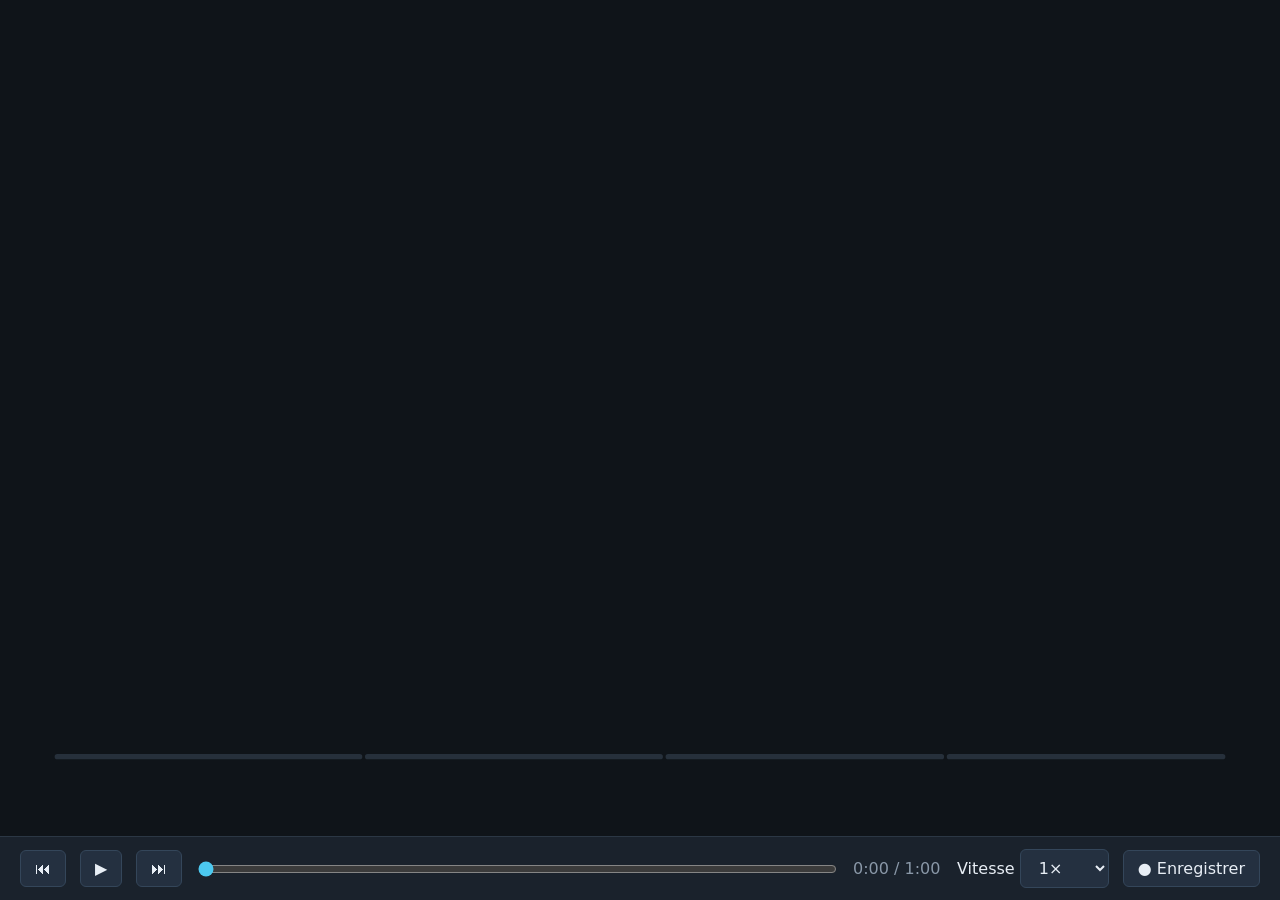
<file: viz/baseline/index.html>
<!doctype html>
<html lang="fr">
<head>
<meta charset="utf-8">
<meta name="viewport" content="width=device-width, initial-scale=1">
<title>Baseline – C-MAPSS</title>
<link rel="stylesheet" href="../lib/style.css">
</head>
<body>
<div id="stage"></div>

<div id="countdown" hidden></div>

<div id="controls">
  <button id="prev" title="Scène précédente (←)">⏮</button>
  <button id="play" title="Lecture / pause (Espace)">▶</button>
  <button id="next" title="Scène suivante (→)">⏭</button>
  <input id="scrub" type="range" min="0" max="1000" value="0">
  <span id="time">0:00 / 0:00</span>
  <label>Vitesse
    <select id="speed">
      <option value="0.5">0,5×</option>
      <option value="1" selected>1×</option>
      <option value="2">2×</option>
    </select>
  </label>
  <button id="rec" title="Filme l'onglet (Chrome ou Edge) et télécharge la vidéo">● Enregistrer</button>
</div>

<div id="msg" hidden></div>

<script src="../lib/d3.v7.9.0.min.js"></script>
<script src="../lib/core.js"></script>
<script src="app.js"></script>
</body>
</html>
</file>
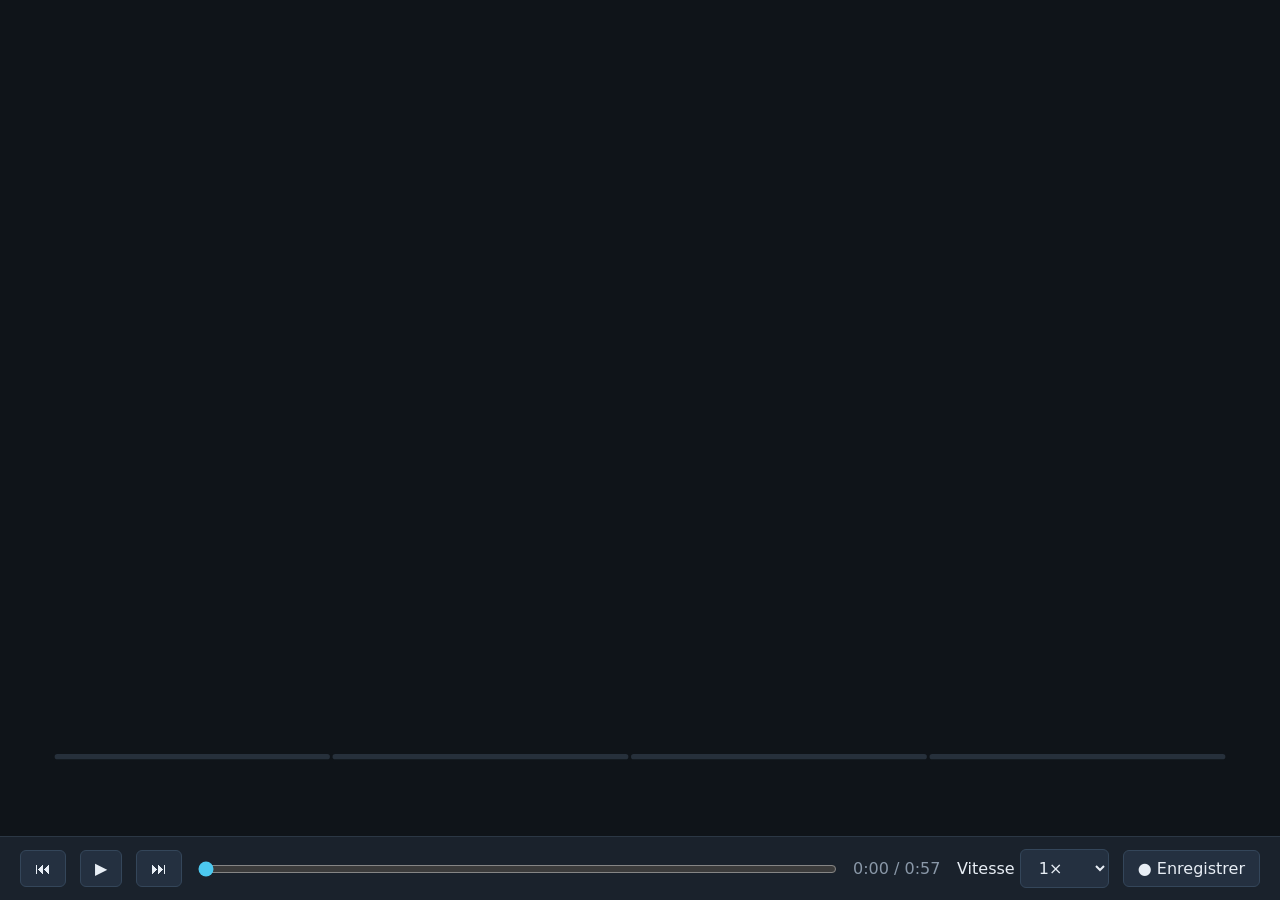
<file: viz/entrainement/index.html>
<!doctype html>
<html lang="fr">
<head>
<meta charset="utf-8">
<meta name="viewport" content="width=device-width, initial-scale=1">
<title>Entraînement du réseau – C-MAPSS</title>
<link rel="stylesheet" href="../lib/style.css">
</head>
<body>
<div id="stage"></div>

<div id="countdown" hidden></div>

<div id="controls">
  <button id="prev" title="Scène précédente (←)">⏮</button>
  <button id="play" title="Lecture / pause (Espace)">▶</button>
  <button id="next" title="Scène suivante (→)">⏭</button>
  <input id="scrub" type="range" min="0" max="1000" value="0">
  <span id="time">0:00 / 0:00</span>
  <label>Vitesse
    <select id="speed">
      <option value="0.5">0,5×</option>
      <option value="1" selected>1×</option>
      <option value="2">2×</option>
    </select>
  </label>
  <button id="rec" title="Filme l'onglet (Chrome ou Edge) et télécharge la vidéo">● Enregistrer</button>
</div>

<div id="msg" hidden></div>

<script src="../lib/d3.v7.9.0.min.js"></script>
<script src="../lib/core.js"></script>
<script src="app.js"></script>
</body>
</html>
</file>
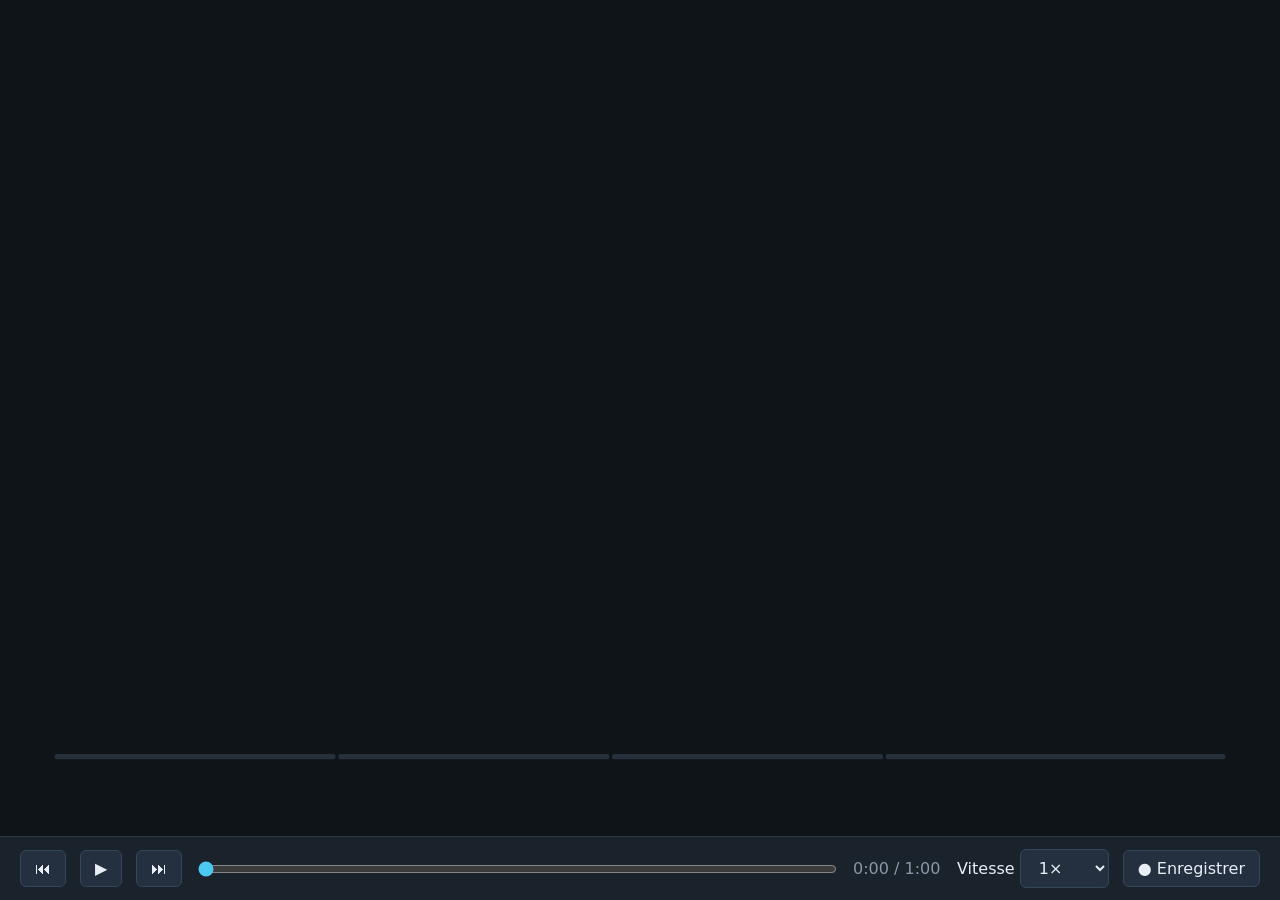
<file: viz/fenetres/index.html>
<!doctype html>
<html lang="fr">
<head>
<meta charset="utf-8">
<meta name="viewport" content="width=device-width, initial-scale=1">
<title>Fenêtres glissantes – C-MAPSS</title>
<link rel="stylesheet" href="../lib/style.css">
</head>
<body>
<div id="stage"></div>

<div id="countdown" hidden></div>

<div id="controls">
  <button id="prev" title="Scène précédente (←)">⏮</button>
  <button id="play" title="Lecture / pause (Espace)">▶</button>
  <button id="next" title="Scène suivante (→)">⏭</button>
  <input id="scrub" type="range" min="0" max="1000" value="0">
  <span id="time">0:00 / 0:00</span>
  <label>Vitesse
    <select id="speed">
      <option value="0.5">0,5×</option>
      <option value="1" selected>1×</option>
      <option value="2">2×</option>
    </select>
  </label>
  <button id="rec" title="Filme l'onglet (Chrome ou Edge) et télécharge la vidéo">● Enregistrer</button>
</div>

<div id="msg" hidden></div>

<script src="../lib/d3.v7.9.0.min.js"></script>
<script src="../lib/core.js"></script>
<script src="app.js"></script>
</body>
</html>
</file>
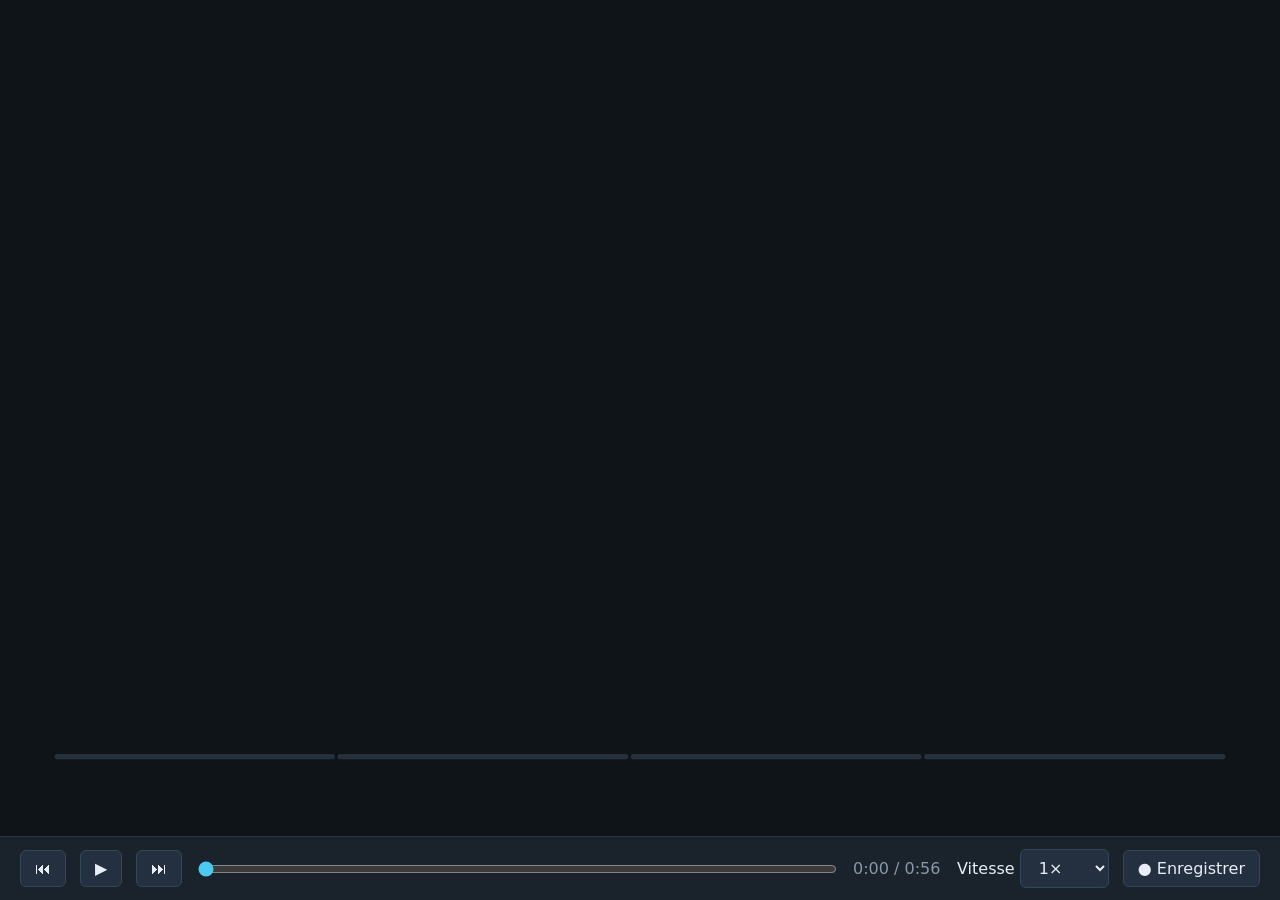
<file: viz/metriques/index.html>
<!doctype html>
<html lang="fr">
<head>
<meta charset="utf-8">
<meta name="viewport" content="width=device-width, initial-scale=1">
<title>Métriques – C-MAPSS</title>
<link rel="stylesheet" href="../lib/style.css">
</head>
<body>
<div id="stage"></div>

<div id="countdown" hidden></div>

<div id="controls">
  <button id="prev" title="Scène précédente (←)">⏮</button>
  <button id="play" title="Lecture / pause (Espace)">▶</button>
  <button id="next" title="Scène suivante (→)">⏭</button>
  <input id="scrub" type="range" min="0" max="1000" value="0">
  <span id="time">0:00 / 0:00</span>
  <label>Vitesse
    <select id="speed">
      <option value="0.5">0,5×</option>
      <option value="1" selected>1×</option>
      <option value="2">2×</option>
    </select>
  </label>
  <button id="rec" title="Filme l'onglet (Chrome ou Edge) et télécharge la vidéo">● Enregistrer</button>
</div>

<div id="msg" hidden></div>

<script src="../lib/d3.v7.9.0.min.js"></script>
<script src="../lib/core.js"></script>
<script src="app.js"></script>
</body>
</html>
</file>
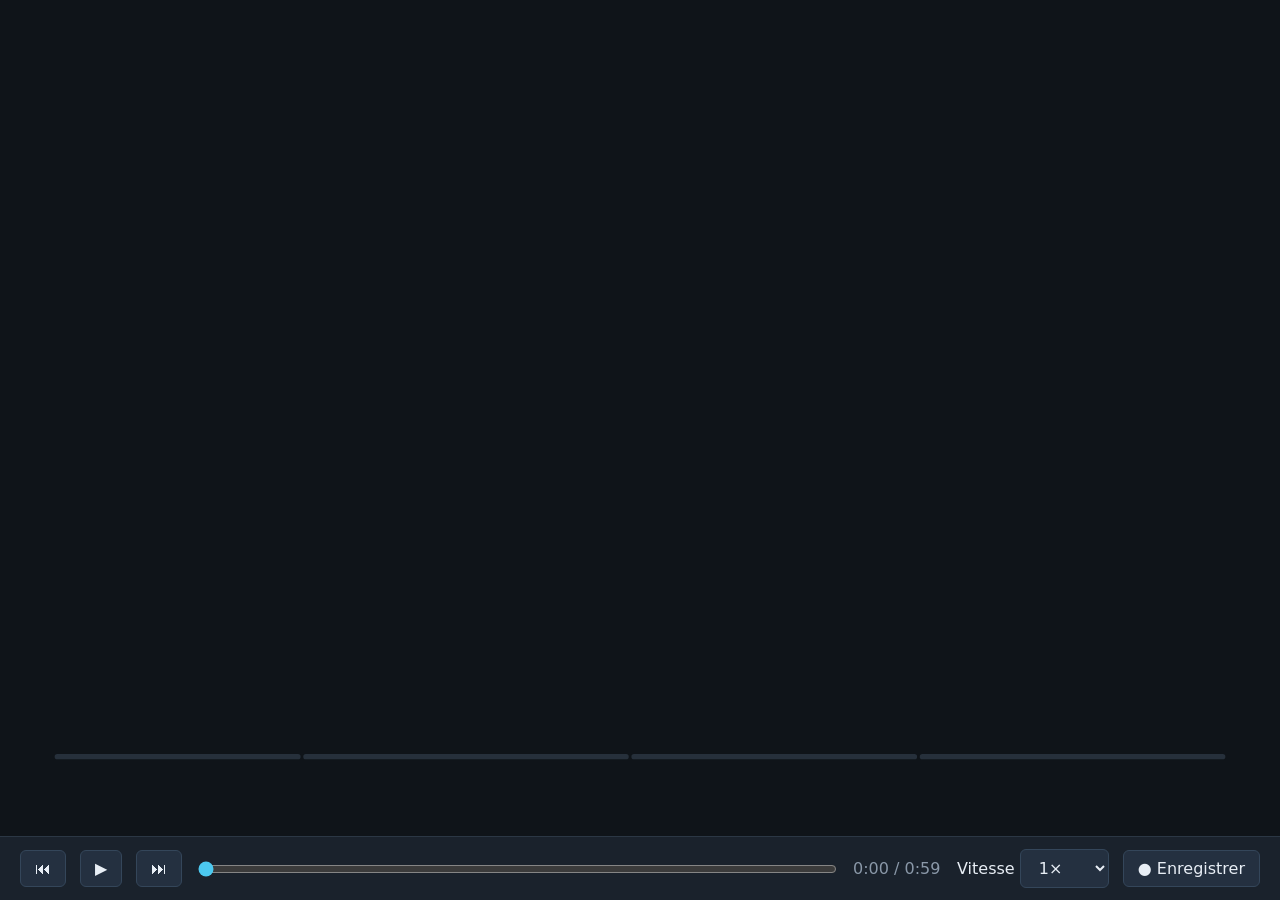
<file: viz/normalisation/index.html>
<!doctype html>
<html lang="fr">
<head>
<meta charset="utf-8">
<meta name="viewport" content="width=device-width, initial-scale=1">
<title>Normalisation par condition de vol – C-MAPSS</title>
<link rel="stylesheet" href="../lib/style.css">
</head>
<body>
<div id="stage"></div>

<div id="countdown" hidden></div>

<div id="controls">
  <button id="prev" title="Scène précédente (←)">⏮</button>
  <button id="play" title="Lecture / pause (Espace)">▶</button>
  <button id="next" title="Scène suivante (→)">⏭</button>
  <input id="scrub" type="range" min="0" max="1000" value="0">
  <span id="time">0:00 / 0:00</span>
  <label>Vitesse
    <select id="speed">
      <option value="0.5">0,5×</option>
      <option value="1" selected>1×</option>
      <option value="2">2×</option>
    </select>
  </label>
  <button id="rec" title="Filme l'onglet (Chrome ou Edge) et télécharge la vidéo">● Enregistrer</button>
</div>

<div id="msg" hidden></div>

<script src="../lib/d3.v7.9.0.min.js"></script>
<script src="../lib/core.js"></script>
<script src="app.js"></script>
</body>
</html>
</file>
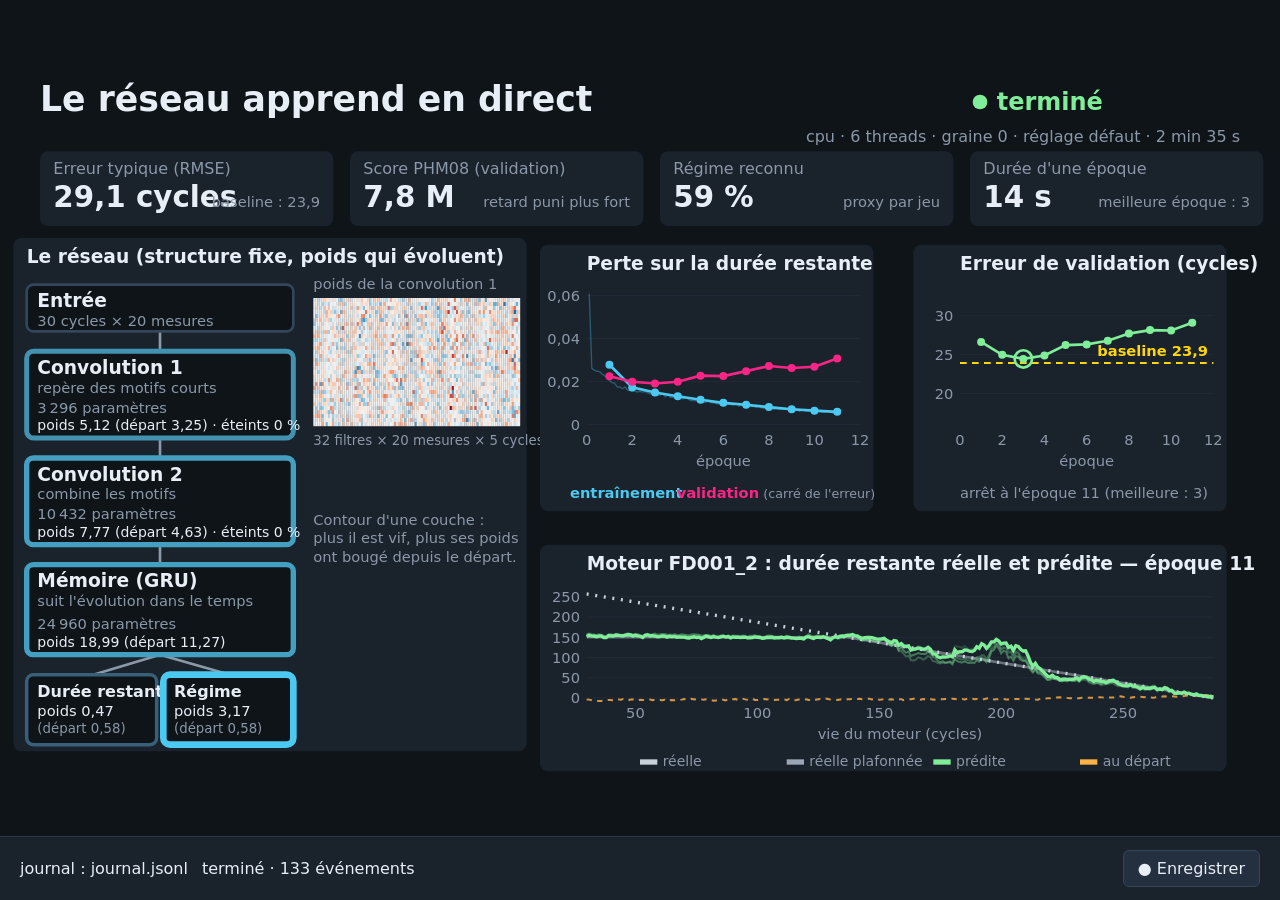
<file: viz/entrainement/detail.html>
<!doctype html>
<html lang="fr">
<head>
<meta charset="utf-8">
<meta name="viewport" content="width=device-width, initial-scale=1">
<title>Entraînement en direct – C-MAPSS</title>
<link rel="stylesheet" href="../lib/style.css">
</head>
<body>
<div id="stage"></div>

<div id="countdown" hidden></div>

<div id="controls">
  <span id="source">journal : …</span>
  <span id="state">en attente</span>
  <button id="rec" title="Filme l'onglet (Chrome ou Edge) et télécharge la vidéo ; Échap pour arrêter">● Enregistrer</button>
</div>

<div id="msg" hidden></div>

<script src="../lib/d3.v7.9.0.min.js"></script>
<script src="../lib/record.js"></script>
<script src="detail.js"></script>
</body>
</html>
</file>
<file: viz/lib/style.css>
:root {
  --bg: #0f1419;
  --fg: #e8eef5;
  --muted: #8a98a8;
  --panel: #1a222c;
  --accent: #4cc9f0;
  --controls-h: 64px;
}

* { box-sizing: border-box; }

html, body {
  margin: 0;
  height: 100%;
  background: var(--bg);
  color: var(--fg);
  font-family: "Segoe UI", system-ui, sans-serif;
  overflow: hidden;
}

/* La scène fait toujours 1920×1080 ; app.js la met à l'échelle de la fenêtre. */
#stage {
  position: absolute;
  left: 0;
  top: 0;
  width: 1920px;
  height: 1080px;
  transform-origin: 0 0;
}

#controls {
  position: fixed;
  left: 0;
  right: 0;
  bottom: 0;
  height: var(--controls-h);
  display: flex;
  align-items: center;
  gap: 14px;
  padding: 0 20px;
  background: var(--panel);
  border-top: 1px solid #2b3744;
  font-size: 16px;
}

#controls button, #controls select {
  background: #243040;
  color: var(--fg);
  border: 1px solid #34465a;
  border-radius: 6px;
  padding: 8px 14px;
  font: inherit;
  cursor: pointer;
}
#controls button:hover { background: #2d3d52; }
#controls button:focus-visible, #controls select:focus-visible, #scrub:focus-visible {
  outline: 2px solid var(--accent);
  outline-offset: 2px;
}
#rec { margin-left: auto; color: #ff6b81; }
#scrub { flex: 1; accent-color: var(--accent); }
#time { color: var(--muted); font-variant-numeric: tabular-nums; min-width: 90px; }

/* Pendant l'enregistrement et en mode rendu automatique, on ne montre que la scène. */
body.recording #controls, body.render #controls, body.recording #msg { display: none; }

#countdown {
  position: fixed;
  inset: 0;
  display: grid;
  place-items: center;
  font-size: 240px;
  font-weight: 700;
  color: var(--fg);
  background: rgba(15, 20, 25, 0.85);
  z-index: 10;
}
#countdown[hidden], #msg[hidden] { display: none; }

#msg {
  position: fixed;
  left: 50%;
  bottom: calc(var(--controls-h) + 16px);
  transform: translateX(-50%);
  max-width: 90vw;
  padding: 14px 20px;
  background: var(--panel);
  border: 1px solid #34465a;
  border-radius: 8px;
  font-size: 16px;
  line-height: 1.5;
  z-index: 5;
}
#msg code { color: var(--accent); user-select: all; }
</file>
